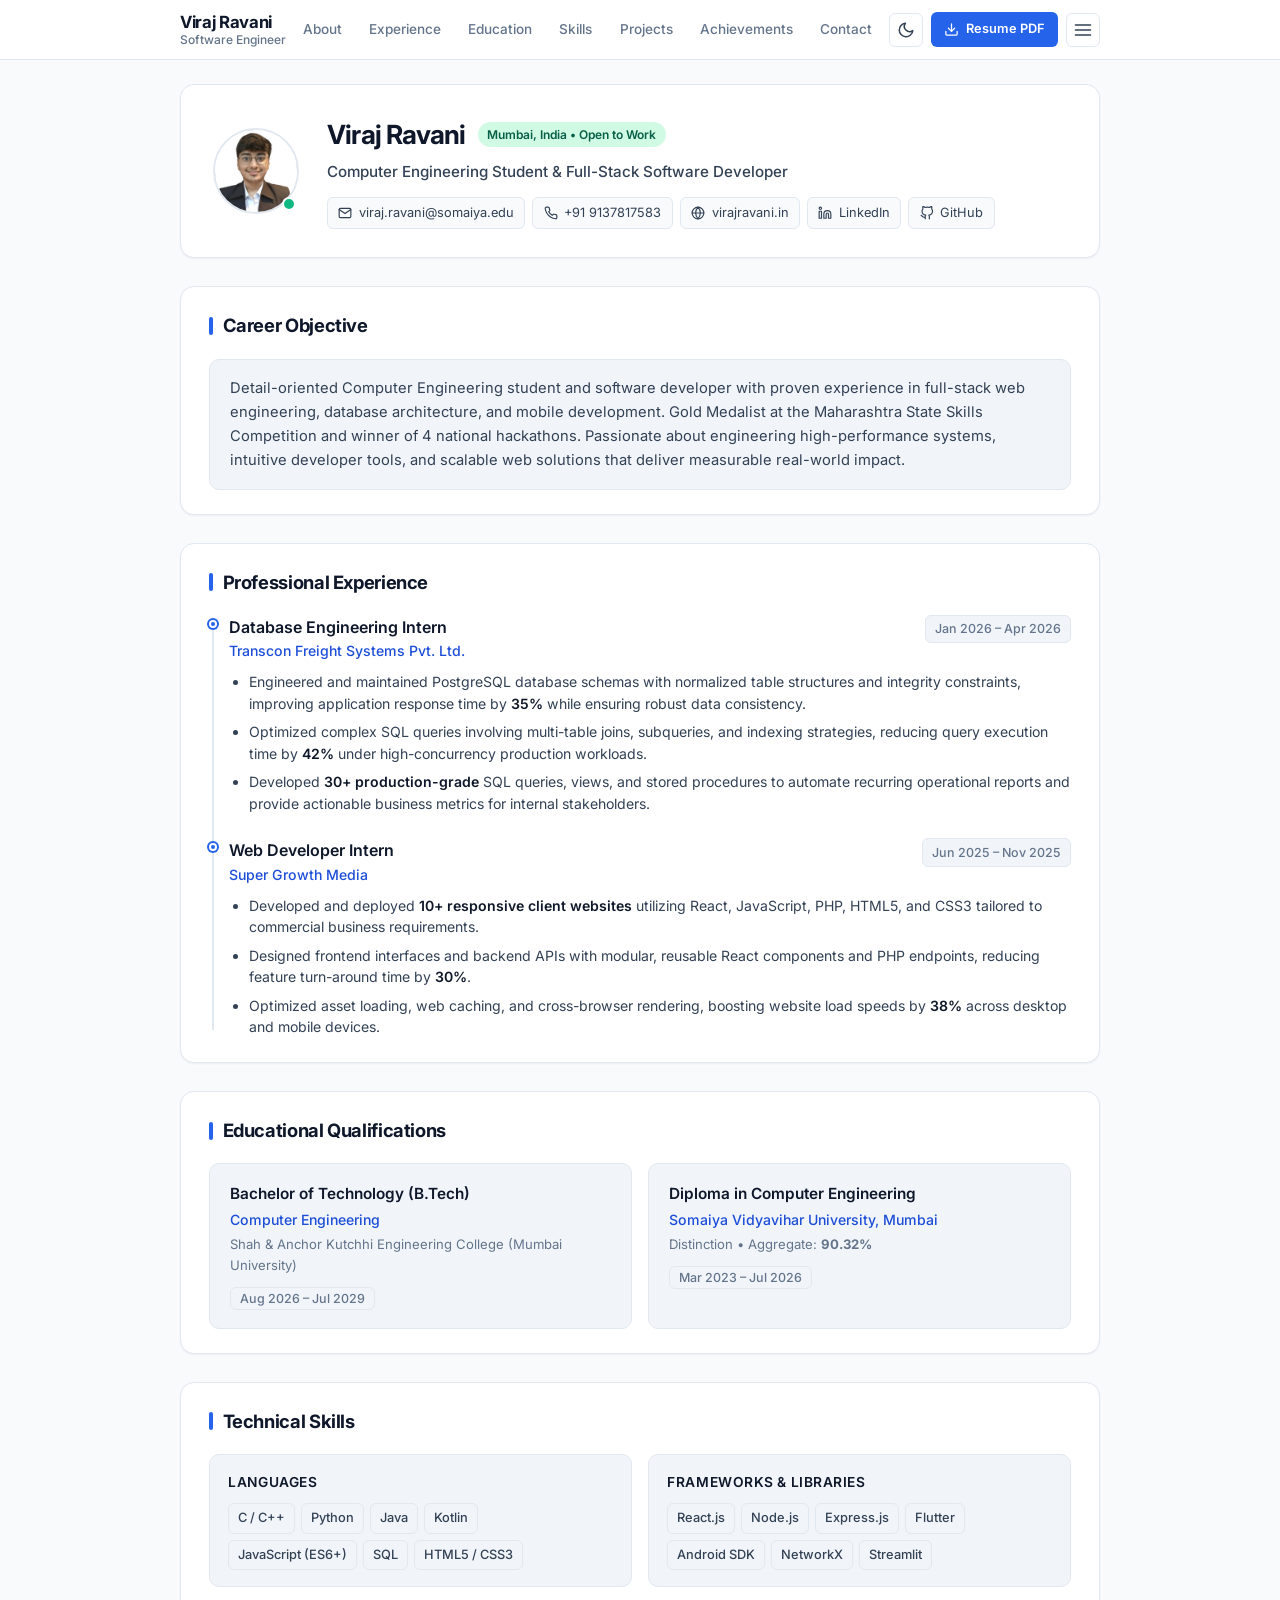
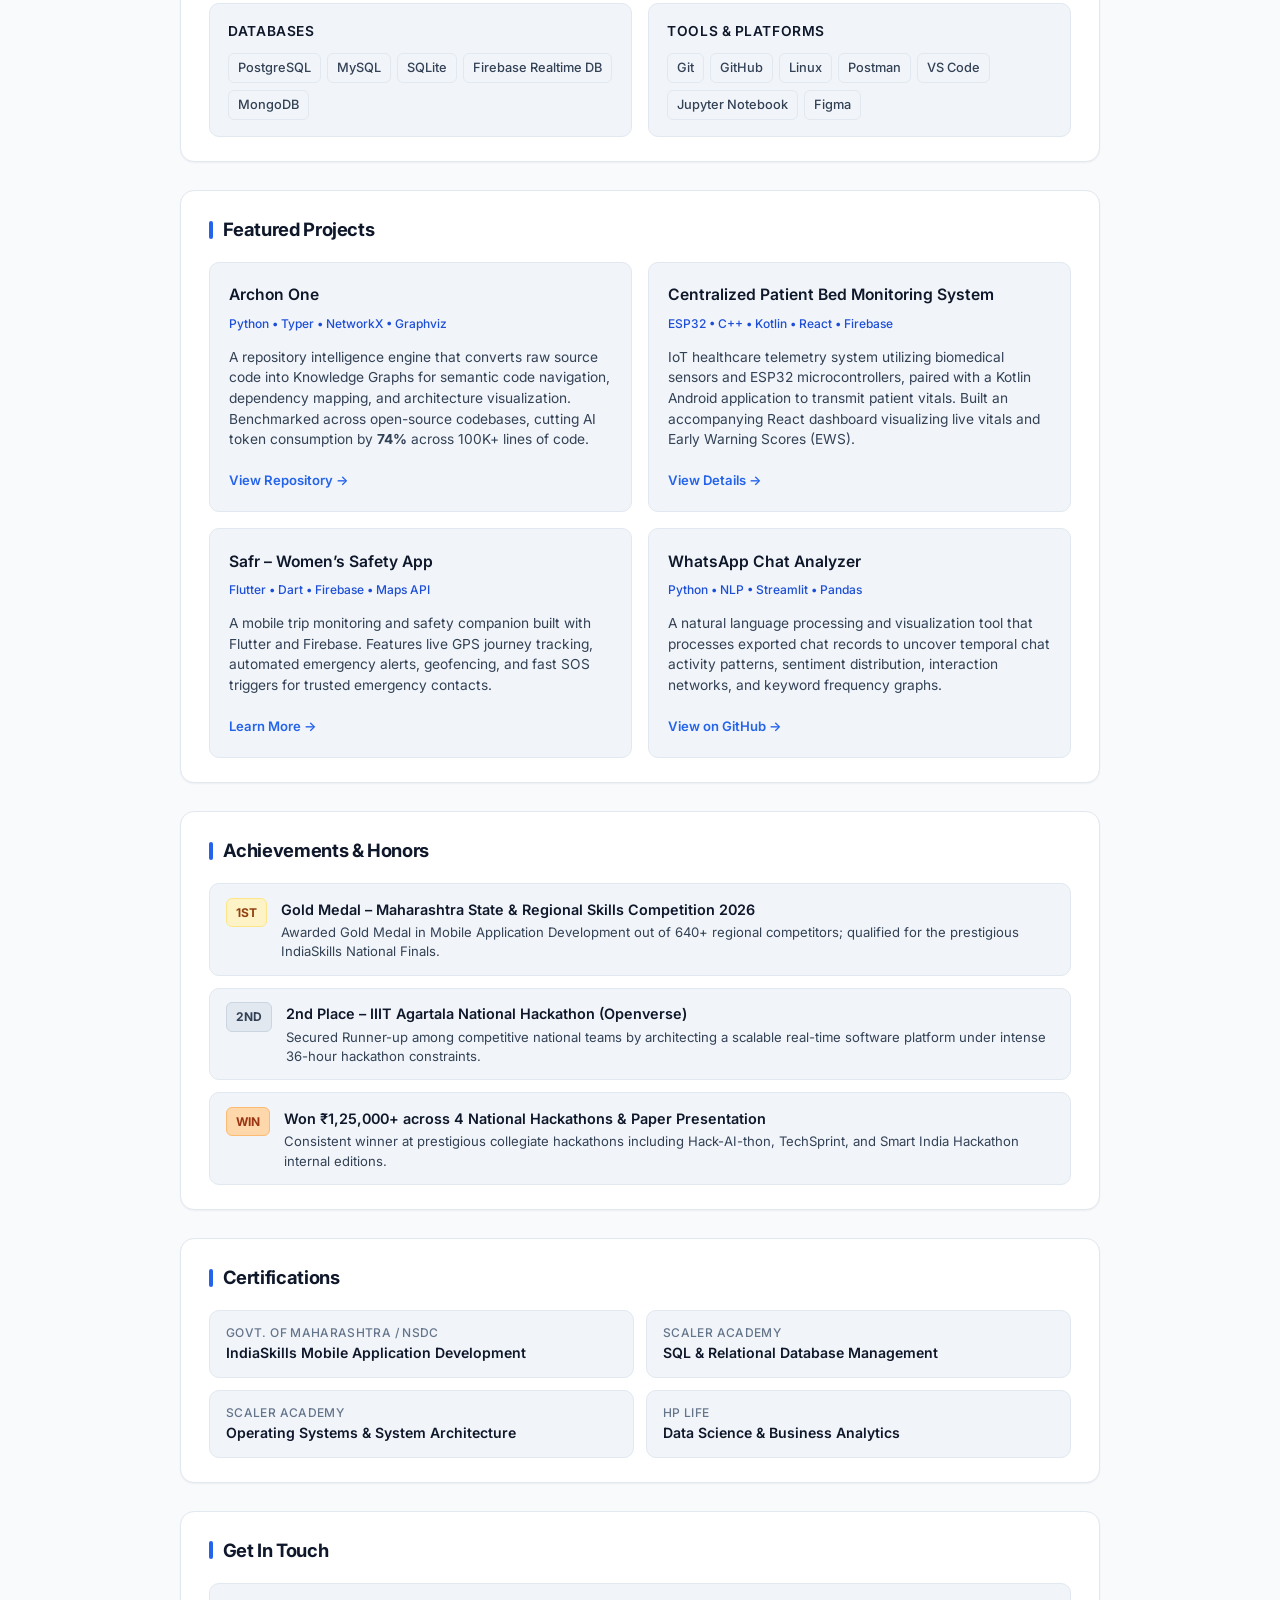
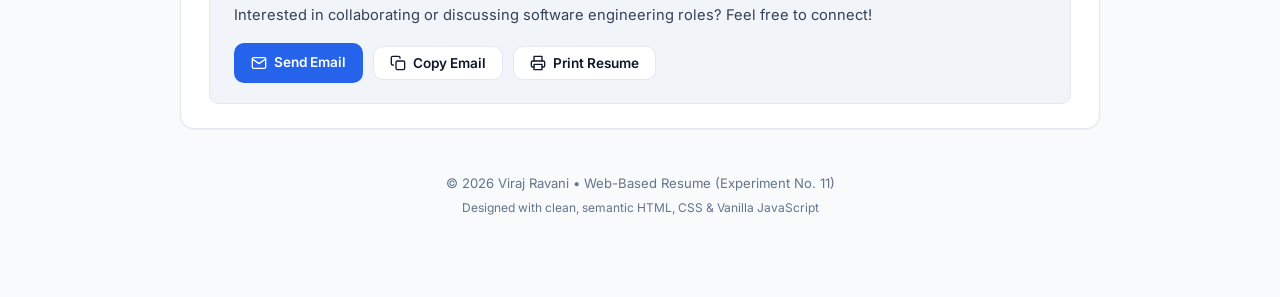
<file: index.html>
<!DOCTYPE html>
<html lang="en" data-theme="light">
<head>
  <meta charset="UTF-8">
  <meta name="viewport" content="width=device-width, initial-scale=1.0">
  <title>Viraj Ravani | Web-Based Resume</title>
  <meta name="description" content="Professional web-based resume of Viraj Ravani - Computer Engineering student, Software Developer, and Gold Medalist.">
  <link rel="icon" type="image/jpeg" href="profile.jpg">
  <link rel="preconnect" href="https://fonts.googleapis.com">
  <link rel="preconnect" href="https://fonts.gstatic.com" crossorigin>
  <link href="https://fonts.googleapis.com/css2?family=Inter:wght@400;500;600;700&display=swap" rel="stylesheet">
  <link rel="stylesheet" href="style.css">
</head>
<body>
  <!-- Top Navigation Bar -->
  <header class="navbar" id="top-nav">
    <div class="nav-container">
      <a href="#profile" class="nav-brand">
        <span class="brand-name">Viraj Ravani</span>
        <span class="brand-role">Software Engineer</span>
      </a>
      
      <nav class="nav-links" id="nav-links">
        <a href="#about" class="nav-link active">About</a>
        <a href="#experience" class="nav-link">Experience</a>
        <a href="#education" class="nav-link">Education</a>
        <a href="#skills" class="nav-link">Skills</a>
        <a href="#projects" class="nav-link">Projects</a>
        <a href="#achievements" class="nav-link">Achievements</a>
        <a href="#contact" class="nav-link">Contact</a>
      </nav>

      <div class="nav-actions">
        <!-- Dark Mode Toggle -->
        <button id="theme-toggle" class="btn-icon" aria-label="Toggle dark mode" title="Toggle theme">
          <svg class="icon-sun" xmlns="http://www.w3.org/2000/svg" width="18" height="18" viewBox="0 0 24 24" fill="none" stroke="currentColor" stroke-width="2" stroke-linecap="round" stroke-linejoin="round">
            <circle cx="12" cy="12" r="5"></circle>
            <line x1="12" y1="1" x2="12" y2="3"></line>
            <line x1="12" y1="21" x2="12" y2="23"></line>
            <line x1="4.22" y1="4.22" x2="5.64" y2="5.64"></line>
            <line x1="18.36" y1="18.36" x2="19.78" y2="19.78"></line>
            <line x1="1" y1="12" x2="3" y2="12"></line>
            <line x1="21" y1="12" x2="23" y2="12"></line>
            <line x1="4.22" y1="19.78" x2="5.64" y2="18.36"></line>
            <line x1="18.36" y1="5.64" x2="19.78" y2="4.22"></line>
          </svg>
          <svg class="icon-moon" xmlns="http://www.w3.org/2000/svg" width="18" height="18" viewBox="0 0 24 24" fill="none" stroke="currentColor" stroke-width="2" stroke-linecap="round" stroke-linejoin="round">
            <path d="M21 12.79A9 9 0 1 1 11.21 3 7 7 0 0 0 21 12.79z"></path>
          </svg>
        </button>

        <!-- Download / Print Resume Button -->
        <a href="resume.pdf" class="btn btn-primary btn-sm" id="download-btn" target="_blank" rel="noopener noreferrer">
          <svg xmlns="http://www.w3.org/2000/svg" width="15" height="15" viewBox="0 0 24 24" fill="none" stroke="currentColor" stroke-width="2" stroke-linecap="round" stroke-linejoin="round">
            <path d="M21 15v4a2 2 0 0 1-2 2H5a2 2 0 0 1-2-2v-4"></path>
            <polyline points="7 10 12 15 17 10"></polyline>
            <line x1="12" y1="15" x2="12" y2="3"></line>
          </svg>
          <span>Resume PDF</span>
        </a>

        <!-- Mobile Menu Toggle -->
        <button id="mobile-menu-btn" class="btn-icon mobile-only" aria-label="Toggle navigation menu">
          <svg class="icon-menu" xmlns="http://www.w3.org/2000/svg" width="20" height="20" viewBox="0 0 24 24" fill="none" stroke="currentColor" stroke-width="2" stroke-linecap="round" stroke-linejoin="round">
            <line x1="3" y1="12" x2="21" y2="12"></line>
            <line x1="3" y1="6" x2="21" y2="6"></line>
            <line x1="3" y1="18" x2="21" y2="18"></line>
          </svg>
        </button>
      </div>
    </div>
  </header>

  <!-- Main Container -->
  <main class="page-container" id="resume-content">
    
    <!-- Profile & Header Section -->
    <header class="profile-card" id="profile">
      <div class="profile-header">
        <div class="profile-avatar-wrap">
          <img src="profile.jpg" alt="Viraj Ravani" class="profile-photo" onerror="this.onerror=null; this.src='https://avatars.githubusercontent.com/u/150597766?v=4';">
          <span class="status-indicator" title="Available for opportunities"></span>
        </div>
        <div class="profile-intro">
          <div class="name-badge-row">
            <h1 class="profile-name">Viraj Ravani</h1>
            <span class="badge-status">Mumbai, India &bull; Open to Work</span>
          </div>
          <p class="profile-title">Computer Engineering Student &amp; Full-Stack Software Developer</p>
          
          <div class="contact-chips">
            <a href="mailto:viraj.ravani@somaiya.edu" class="contact-chip" title="Email Viraj">
              <svg xmlns="http://www.w3.org/2000/svg" width="14" height="14" viewBox="0 0 24 24" fill="none" stroke="currentColor" stroke-width="2" stroke-linecap="round" stroke-linejoin="round"><path d="M4 4h16c1.1 0 2 .9 2 2v12c0 1.1-.9 2-2 2H4c-1.1 0-2-.9-2-2V6c0-1.1.9-2 2-2z"></path><polyline points="22,6 12,13 2,6"></polyline></svg>
              <span>viraj.ravani@somaiya.edu</span>
            </a>
            <a href="tel:+919137817583" class="contact-chip" title="Call Viraj">
              <svg xmlns="http://www.w3.org/2000/svg" width="14" height="14" viewBox="0 0 24 24" fill="none" stroke="currentColor" stroke-width="2" stroke-linecap="round" stroke-linejoin="round"><path d="M22 16.92v3a2 2 0 0 1-2.18 2 19.79 19.79 0 0 1-8.63-3.07 19.5 19.5 0 0 1-6-6 19.79 19.79 0 0 1-3.07-8.67A2 2 0 0 1 4.11 2h3a2 2 0 0 1 2 1.72 12.84 12.84 0 0 0 .7 2.81 2 2 0 0 1-.45 2.11L8.09 9.91a16 16 0 0 0 6 6l1.27-1.27a2 2 0 0 1 2.11-.45 12.84 12.84 0 0 0 2.81.7A2 2 0 0 1 22 16.92z"></path></svg>
              <span>+91 9137817583</span>
            </a>
            <a href="https://www.virajravani.in" target="_blank" rel="noopener noreferrer" class="contact-chip" title="Personal Website">
              <svg xmlns="http://www.w3.org/2000/svg" width="14" height="14" viewBox="0 0 24 24" fill="none" stroke="currentColor" stroke-width="2" stroke-linecap="round" stroke-linejoin="round"><circle cx="12" cy="12" r="10"></circle><line x1="2" y1="12" x2="22" y2="12"></line><path d="M12 2a15.3 15.3 0 0 1 4 10 15.3 15.3 0 0 1-4 10 15.3 15.3 0 0 1-4-10 15.3 15.3 0 0 1 4-10z"></path></svg>
              <span>virajravani.in</span>
            </a>
            <a href="https://www.linkedin.com/in/virajravani" target="_blank" rel="noopener noreferrer" class="contact-chip" title="LinkedIn Profile">
              <svg xmlns="http://www.w3.org/2000/svg" width="14" height="14" viewBox="0 0 24 24" fill="none" stroke="currentColor" stroke-width="2" stroke-linecap="round" stroke-linejoin="round"><path d="M16 8a6 6 0 0 1 6 6v7h-4v-7a2 2 0 0 0-2-2 2 2 0 0 0-2 2v7h-4v-7a6 6 0 0 1 6-6z"></path><rect x="2" y="9" width="4" height="12"></rect><circle cx="4" cy="4" r="2"></circle></svg>
              <span>LinkedIn</span>
            </a>
            <a href="https://github.com/v3ravani" target="_blank" rel="noopener noreferrer" class="contact-chip" title="GitHub Profile">
              <svg xmlns="http://www.w3.org/2000/svg" width="14" height="14" viewBox="0 0 24 24" fill="none" stroke="currentColor" stroke-width="2" stroke-linecap="round" stroke-linejoin="round"><path d="M9 19c-5 1.5-5-2.5-7-3m14 6v-3.87a3.37 3.37 0 0 0-.94-2.61c3.14-.35 6.44-1.54 6.44-7A5.44 5.44 0 0 0 20 4.77 5.07 5.07 0 0 0 19.91 1S18.73.65 16 2.48a13.38 13.38 0 0 0-7 0C6.27.65 5.09 1 5.09 1A5.07 5.07 0 0 0 5 4.77a5.44 5.44 0 0 0-1.5 3.78c0 5.42 3.3 6.61 6.44 7A3.37 3.37 0 0 0 9 18.13V22"></path></svg>
              <span>GitHub</span>
            </a>
          </div>
        </div>
      </div>
    </header>

    <!-- Career Objective / Summary Section -->
    <section class="section" id="about">
      <h2 class="section-heading">Career Objective</h2>
      <div class="content-box">
        <p class="summary-text">
          Detail-oriented Computer Engineering student and software developer with proven experience in full-stack web engineering, database architecture, and mobile development. Gold Medalist at the Maharashtra State Skills Competition and winner of 4 national hackathons. Passionate about engineering high-performance systems, intuitive developer tools, and scalable web solutions that deliver measurable real-world impact.
        </p>
      </div>
    </section>

    <!-- Experience Section -->
    <section class="section" id="experience">
      <h2 class="section-heading">Professional Experience</h2>
      <div class="timeline">
        
        <div class="timeline-item">
          <div class="timeline-marker"></div>
          <div class="timeline-header">
            <div>
              <h3 class="role-title">Database Engineering Intern</h3>
              <div class="company-name">Transcon Freight Systems Pvt. Ltd.</div>
            </div>
            <span class="period-badge">Jan 2026 &ndash; Apr 2026</span>
          </div>
          <ul class="bullet-list">
            <li>Engineered and maintained PostgreSQL database schemas with normalized table structures and integrity constraints, improving application response time by <strong>35%</strong> while ensuring robust data consistency.</li>
            <li>Optimized complex SQL queries involving multi-table joins, subqueries, and indexing strategies, reducing query execution time by <strong>42%</strong> under high-concurrency production workloads.</li>
            <li>Developed <strong>30+ production-grade</strong> SQL queries, views, and stored procedures to automate recurring operational reports and provide actionable business metrics for internal stakeholders.</li>
          </ul>
        </div>

        <div class="timeline-item">
          <div class="timeline-marker"></div>
          <div class="timeline-header">
            <div>
              <h3 class="role-title">Web Developer Intern</h3>
              <div class="company-name">Super Growth Media</div>
            </div>
            <span class="period-badge">Jun 2025 &ndash; Nov 2025</span>
          </div>
          <ul class="bullet-list">
            <li>Developed and deployed <strong>10+ responsive client websites</strong> utilizing React, JavaScript, PHP, HTML5, and CSS3 tailored to commercial business requirements.</li>
            <li>Designed frontend interfaces and backend APIs with modular, reusable React components and PHP endpoints, reducing feature turn-around time by <strong>30%</strong>.</li>
            <li>Optimized asset loading, web caching, and cross-browser rendering, boosting website load speeds by <strong>38%</strong> across desktop and mobile devices.</li>
          </ul>
        </div>

      </div>
    </section>

    <!-- Education Section -->
    <section class="section" id="education">
      <h2 class="section-heading">Educational Qualifications</h2>
      <div class="education-grid">
        
        <div class="edu-card">
          <div class="edu-header">
            <div>
              <h3 class="edu-degree">Bachelor of Technology (B.Tech)</h3>
              <div class="edu-field">Computer Engineering</div>
              <div class="edu-school">Shah &amp; Anchor Kutchhi Engineering College (Mumbai University)</div>
            </div>
            <div class="edu-meta">
              <span class="period-badge">Aug 2026 &ndash; Jul 2029</span>
            </div>
          </div>
        </div>

        <div class="edu-card">
          <div class="edu-header">
            <div>
              <h3 class="edu-degree">Diploma in Computer Engineering</h3>
              <div class="edu-field">Somaiya Vidyavihar University, Mumbai</div>
              <div class="edu-school">Distinction &bull; Aggregate: <strong>90.32%</strong></div>
            </div>
            <div class="edu-meta">
              <span class="period-badge">Mar 2023 &ndash; Jul 2026</span>
            </div>
          </div>
        </div>

      </div>
    </section>

    <!-- Technical Skills Section -->
    <section class="section" id="skills">
      <h2 class="section-heading">Technical Skills</h2>
      <div class="skills-grid">
        
        <div class="skill-category">
          <h3 class="skill-cat-title">Languages</h3>
          <div class="tags-wrap">
            <span class="skill-tag">C / C++</span>
            <span class="skill-tag">Python</span>
            <span class="skill-tag">Java</span>
            <span class="skill-tag">Kotlin</span>
            <span class="skill-tag">JavaScript (ES6+)</span>
            <span class="skill-tag">SQL</span>
            <span class="skill-tag">HTML5 / CSS3</span>
          </div>
        </div>

        <div class="skill-category">
          <h3 class="skill-cat-title">Frameworks &amp; Libraries</h3>
          <div class="tags-wrap">
            <span class="skill-tag">React.js</span>
            <span class="skill-tag">Node.js</span>
            <span class="skill-tag">Express.js</span>
            <span class="skill-tag">Flutter</span>
            <span class="skill-tag">Android SDK</span>
            <span class="skill-tag">NetworkX</span>
            <span class="skill-tag">Streamlit</span>
          </div>
        </div>

        <div class="skill-category">
          <h3 class="skill-cat-title">Databases</h3>
          <div class="tags-wrap">
            <span class="skill-tag">PostgreSQL</span>
            <span class="skill-tag">MySQL</span>
            <span class="skill-tag">SQLite</span>
            <span class="skill-tag">Firebase Realtime DB</span>
            <span class="skill-tag">MongoDB</span>
          </div>
        </div>

        <div class="skill-category">
          <h3 class="skill-cat-title">Tools &amp; Platforms</h3>
          <div class="tags-wrap">
            <span class="skill-tag">Git</span>
            <span class="skill-tag">GitHub</span>
            <span class="skill-tag">Linux</span>
            <span class="skill-tag">Postman</span>
            <span class="skill-tag">VS Code</span>
            <span class="skill-tag">Jupyter Notebook</span>
            <span class="skill-tag">Figma</span>
          </div>
        </div>

      </div>
    </section>

    <!-- Projects Section -->
    <section class="section" id="projects">
      <h2 class="section-heading">Featured Projects</h2>
      <div class="projects-grid">
        
        <div class="project-card">
          <div class="project-top">
            <h3 class="project-title">Archon One</h3>
            <span class="project-tech">Python &bull; Typer &bull; NetworkX &bull; Graphviz</span>
          </div>
          <p class="project-desc">
            A repository intelligence engine that converts raw source code into Knowledge Graphs for semantic code navigation, dependency mapping, and architecture visualization. Benchmarked across open-source codebases, cutting AI token consumption by <strong>74%</strong> across 100K+ lines of code.
          </p>
          <div class="project-links">
            <a href="https://github.com/v3ravani" target="_blank" rel="noopener noreferrer" class="link-inline">
              View Repository &rarr;
            </a>
          </div>
        </div>

        <div class="project-card">
          <div class="project-top">
            <h3 class="project-title">Centralized Patient Bed Monitoring System</h3>
            <span class="project-tech">ESP32 &bull; C++ &bull; Kotlin &bull; React &bull; Firebase</span>
          </div>
          <p class="project-desc">
            IoT healthcare telemetry system utilizing biomedical sensors and ESP32 microcontrollers, paired with a Kotlin Android application to transmit patient vitals. Built an accompanying React dashboard visualizing live vitals and Early Warning Scores (EWS).
          </p>
          <div class="project-links">
            <a href="https://github.com/v3ravani" target="_blank" rel="noopener noreferrer" class="link-inline">
              View Details &rarr;
            </a>
          </div>
        </div>

        <div class="project-card">
          <div class="project-top">
            <h3 class="project-title">Safr &ndash; Women&rsquo;s Safety App</h3>
            <span class="project-tech">Flutter &bull; Dart &bull; Firebase &bull; Maps API</span>
          </div>
          <p class="project-desc">
            A mobile trip monitoring and safety companion built with Flutter and Firebase. Features live GPS journey tracking, automated emergency alerts, geofencing, and fast SOS triggers for trusted emergency contacts.
          </p>
          <div class="project-links">
            <a href="https://virajravani.in" target="_blank" rel="noopener noreferrer" class="link-inline">
              Learn More &rarr;
            </a>
          </div>
        </div>

        <div class="project-card">
          <div class="project-top">
            <h3 class="project-title">WhatsApp Chat Analyzer</h3>
            <span class="project-tech">Python &bull; NLP &bull; Streamlit &bull; Pandas</span>
          </div>
          <p class="project-desc">
            A natural language processing and visualization tool that processes exported chat records to uncover temporal chat activity patterns, sentiment distribution, interaction networks, and keyword frequency graphs.
          </p>
          <div class="project-links">
            <a href="https://github.com/v3ravani/Whatsapp-Chat-Analyzer" target="_blank" rel="noopener noreferrer" class="link-inline">
              View on GitHub &rarr;
            </a>
          </div>
        </div>

      </div>
    </section>

    <!-- Achievements & Awards Section -->
    <section class="section" id="achievements">
      <h2 class="section-heading">Achievements &amp; Honors</h2>
      <div class="achievements-list">
        
        <div class="achievement-item">
          <span class="achievement-badge gold">1st</span>
          <div class="achievement-content">
            <div class="achievement-title">Gold Medal &ndash; Maharashtra State &amp; Regional Skills Competition 2026</div>
            <p class="achievement-desc">Awarded Gold Medal in Mobile Application Development out of 640+ regional competitors; qualified for the prestigious IndiaSkills National Finals.</p>
          </div>
        </div>

        <div class="achievement-item">
          <span class="achievement-badge silver">2nd</span>
          <div class="achievement-content">
            <div class="achievement-title">2nd Place &ndash; IIIT Agartala National Hackathon (Openverse)</div>
            <p class="achievement-desc">Secured Runner-up among competitive national teams by architecting a scalable real-time software platform under intense 36-hour hackathon constraints.</p>
          </div>
        </div>

        <div class="achievement-item">
          <span class="achievement-badge bronze">Win</span>
          <div class="achievement-content">
            <div class="achievement-title">Won &#8377;1,25,000+ across 4 National Hackathons &amp; Paper Presentation</div>
            <p class="achievement-desc">Consistent winner at prestigious collegiate hackathons including Hack-AI-thon, TechSprint, and Smart India Hackathon internal editions.</p>
          </div>
        </div>

      </div>
    </section>

    <!-- Certifications Section -->
    <section class="section" id="certifications">
      <h2 class="section-heading">Certifications</h2>
      <div class="certs-grid">
        <div class="cert-pill">
          <span class="cert-issuer">Govt. of Maharashtra / NSDC</span>
          <span class="cert-name">IndiaSkills Mobile Application Development</span>
        </div>
        <div class="cert-pill">
          <span class="cert-issuer">Scaler Academy</span>
          <span class="cert-name">SQL &amp; Relational Database Management</span>
        </div>
        <div class="cert-pill">
          <span class="cert-issuer">Scaler Academy</span>
          <span class="cert-name">Operating Systems &amp; System Architecture</span>
        </div>
        <div class="cert-pill">
          <span class="cert-issuer">HP LIFE</span>
          <span class="cert-name">Data Science &amp; Business Analytics</span>
        </div>
      </div>
    </section>

    <!-- Contact & Footer Section -->
    <section class="section" id="contact">
      <h2 class="section-heading">Get In Touch</h2>
      <div class="contact-box">
        <div class="contact-text">
          <p>Interested in collaborating or discussing software engineering roles? Feel free to connect!</p>
        </div>
        <div class="contact-actions">
          <a href="mailto:viraj.ravani@somaiya.edu" class="btn btn-primary">
            <svg xmlns="http://www.w3.org/2000/svg" width="16" height="16" viewBox="0 0 24 24" fill="none" stroke="currentColor" stroke-width="2" stroke-linecap="round" stroke-linejoin="round"><path d="M4 4h16c1.1 0 2 .9 2 2v12c0 1.1-.9 2-2 2H4c-1.1 0-2-.9-2-2V6c0-1.1.9-2 2-2z"></path><polyline points="22,6 12,13 2,6"></polyline></svg>
            <span>Send Email</span>
          </a>
          <button id="copy-email-btn" class="btn btn-secondary" title="Copy email address to clipboard">
            <svg xmlns="http://www.w3.org/2000/svg" width="16" height="16" viewBox="0 0 24 24" fill="none" stroke="currentColor" stroke-width="2" stroke-linecap="round" stroke-linejoin="round"><rect x="9" y="9" width="13" height="13" rx="2" ry="2"></rect><path d="M5 15H4a2 2 0 0 1-2-2V4a2 2 0 0 1 2-2h9a2 2 0 0 1 2 2v1"></path></svg>
            <span id="copy-btn-text">Copy Email</span>
          </button>
          <button id="print-resume-btn" class="btn btn-secondary" title="Print this resume page">
            <svg xmlns="http://www.w3.org/2000/svg" width="16" height="16" viewBox="0 0 24 24" fill="none" stroke="currentColor" stroke-width="2" stroke-linecap="round" stroke-linejoin="round"><polyline points="6 9 6 2 18 2 18 9"></polyline><path d="M6 18H4a2 2 0 0 1-2-2v-5a2 2 0 0 1 2-2h16a2 2 0 0 1 2 2v5a2 2 0 0 1-2 2h-2"></path><rect x="6" y="14" width="12" height="8"></rect></svg>
            <span>Print Resume</span>
          </button>
        </div>
      </div>
    </section>

    <!-- Footer -->
    <footer class="footer">
      <p>&copy; 2026 Viraj Ravani &bull; Web-Based Resume (Experiment No. 11)</p>
      <p class="footer-sub">Designed with clean, semantic HTML, CSS &amp; Vanilla JavaScript</p>
    </footer>

  </main>

  <script src="script.js"></script>
</body>
</html>
</file>
<file: style.css>
/* ==========================================================
   CSS Stylesheet for Viraj Ravani - Web-Based Resume
   Experiment No. 11: Web-Based Resume using HTML, CSS, JS
   Design Philosophy: Clean, Professional, High Readability
   ========================================================== */

/* 1. CSS VARIABLES (THEMING) */
:root {
  --font-family: 'Inter', -apple-system, BlinkMacSystemFont, 'Segoe UI', Roboto, Helvetica, Arial, sans-serif;
  
  /* Light Theme (Default) */
  --bg-body: #f8fafc;
  --bg-card: #ffffff;
  --bg-card-subtle: #f1f5f9;
  --bg-navbar: rgba(255, 255, 255, 0.92);
  --border-color: #e2e8f0;
  --border-strong: #cbd5e1;
  --text-primary: #0f172a;
  --text-secondary: #334155;
  --text-muted: #64748b;
  --accent: #2563eb;
  --accent-hover: #1d4ed8;
  --accent-subtle: #eff6ff;
  --accent-text: #1d4ed8;
  --chip-bg: #f8fafc;
  --chip-border: #e2e8f0;
  --tag-bg: #f1f5f9;
  --tag-text: #334155;
  --shadow-sm: 0 1px 2px rgba(15, 23, 42, 0.05);
  --shadow-md: 0 4px 6px -1px rgba(15, 23, 42, 0.07), 0 2px 4px -2px rgba(15, 23, 42, 0.05);
  --radius-sm: 6px;
  --radius-md: 10px;
  --radius-lg: 14px;
  --radius-full: 9999px;
  --transition: all 0.2s ease-in-out;
}

[data-theme="dark"] {
  --bg-body: #0b0f19;
  --bg-card: #131b2e;
  --bg-card-subtle: #1a243b;
  --bg-navbar: rgba(11, 15, 25, 0.92);
  --border-color: #1e2c45;
  --border-strong: #2a3d60;
  --text-primary: #f8fafc;
  --text-secondary: #cbd5e1;
  --text-muted: #94a3b8;
  --accent: #3b82f6;
  --accent-hover: #60a5fa;
  --accent-subtle: rgba(59, 130, 246, 0.12);
  --accent-text: #93c5fd;
  --chip-bg: #162035;
  --chip-border: #233452;
  --tag-bg: #1e293b;
  --tag-text: #e2e8f0;
  --shadow-sm: 0 1px 2px rgba(0, 0, 0, 0.3);
  --shadow-md: 0 4px 10px rgba(0, 0, 0, 0.4);
}

/* 2. BASE & RESET */
* {
  box-sizing: border-box;
  margin: 0;
  padding: 0;
}

html {
  scroll-behavior: smooth;
  scroll-padding-top: 74px;
}

body {
  font-family: var(--font-family);
  background-color: var(--bg-body);
  color: var(--text-secondary);
  line-height: 1.6;
  font-size: 15px;
  -webkit-font-smoothing: antialiased;
  -moz-osx-font-smoothing: grayscale;
  transition: background-color 0.25s ease, color 0.25s ease;
}

a {
  color: var(--accent);
  text-decoration: none;
  transition: var(--transition);
}

a:hover {
  color: var(--accent-hover);
}

/* 3. NAVIGATION BAR */
.navbar {
  position: sticky;
  top: 0;
  z-index: 1000;
  background: var(--bg-navbar);
  backdrop-filter: blur(12px);
  -webkit-backdrop-filter: blur(12px);
  border-bottom: 1px solid var(--border-color);
  transition: var(--transition);
}

.nav-container {
  max-width: 960px;
  margin: 0 auto;
  padding: 0.75rem 1.25rem;
  display: flex;
  align-items: center;
  justify-content: space-between;
}

.nav-brand {
  display: flex;
  flex-direction: column;
  line-height: 1.2;
}

.brand-name {
  font-size: 1.05rem;
  font-weight: 700;
  color: var(--text-primary);
  letter-spacing: -0.02em;
}

.brand-role {
  font-size: 0.75rem;
  color: var(--text-muted);
  font-weight: 500;
}

.nav-links {
  display: flex;
  gap: 0.4rem;
}

.nav-link {
  font-size: 0.85rem;
  font-weight: 500;
  color: var(--text-muted);
  padding: 0.4rem 0.65rem;
  border-radius: var(--radius-sm);
  transition: var(--transition);
}

.nav-link:hover {
  color: var(--text-primary);
  background-color: var(--bg-card-subtle);
}

.nav-link.active {
  color: var(--accent);
  font-weight: 600;
  background-color: var(--accent-subtle);
}

.nav-actions {
  display: flex;
  align-items: center;
  gap: 0.5rem;
}

.mobile-only {
  display: none;
}

/* 4. BUTTONS & CONTROLS */
.btn {
  display: inline-flex;
  align-items: center;
  gap: 0.45rem;
  font-family: inherit;
  font-size: 0.85rem;
  font-weight: 600;
  padding: 0.5rem 1rem;
  border-radius: var(--radius-md);
  border: 1px solid transparent;
  cursor: pointer;
  transition: var(--transition);
  text-decoration: none;
  white-space: nowrap;
}

.btn-sm {
  padding: 0.4rem 0.75rem;
  font-size: 0.8rem;
  border-radius: var(--radius-sm);
}

.btn-primary {
  background-color: var(--accent);
  color: #ffffff;
}

.btn-primary:hover {
  background-color: var(--accent-hover);
  color: #ffffff;
}

.btn-secondary {
  background-color: var(--bg-card);
  color: var(--text-primary);
  border-color: var(--border-color);
}

.btn-secondary:hover {
  background-color: var(--bg-card-subtle);
  border-color: var(--border-strong);
}

.btn-icon {
  background: var(--bg-card);
  border: 1px solid var(--border-color);
  color: var(--text-secondary);
  width: 34px;
  height: 34px;
  border-radius: var(--radius-sm);
  display: inline-flex;
  align-items: center;
  justify-content: center;
  cursor: pointer;
  transition: var(--transition);
}

.btn-icon:hover {
  background-color: var(--bg-card-subtle);
  color: var(--text-primary);
}

/* Dark mode icon visibility */
[data-theme="light"] .icon-sun {
  display: none;
}
[data-theme="light"] .icon-moon {
  display: block;
}
[data-theme="dark"] .icon-sun {
  display: block;
}
[data-theme="dark"] .icon-moon {
  display: none;
}

/* 5. PAGE CONTAINER */
.page-container {
  max-width: 960px;
  margin: 1.5rem auto 3rem auto;
  padding: 0 1.25rem;
  display: flex;
  flex-direction: column;
  gap: 1.75rem;
}

/* 6. PROFILE CARD */
.profile-card {
  background: var(--bg-card);
  border: 1px solid var(--border-color);
  border-radius: var(--radius-lg);
  padding: 1.75rem 2rem;
  box-shadow: var(--shadow-sm);
}

.profile-header {
  display: flex;
  align-items: center;
  gap: 1.75rem;
}

.profile-avatar-wrap {
  position: relative;
  width: 86px;
  height: 86px;
  flex-shrink: 0;
}

.profile-photo {
  width: 100%;
  height: 100%;
  border-radius: 50%;
  object-fit: cover;
  border: 2px solid var(--border-color);
  background-color: var(--bg-card-subtle);
}

.status-indicator {
  position: absolute;
  bottom: 3px;
  right: 3px;
  width: 14px;
  height: 14px;
  background-color: #10b981;
  border: 2px solid var(--bg-card);
  border-radius: 50%;
}

.profile-intro {
  flex: 1;
}

.name-badge-row {
  display: flex;
  align-items: center;
  gap: 0.75rem;
  flex-wrap: wrap;
  margin-bottom: 0.25rem;
}

.profile-name {
  font-size: 1.65rem;
  font-weight: 700;
  color: var(--text-primary);
  letter-spacing: -0.03em;
}

.badge-status {
  font-size: 0.75rem;
  font-weight: 600;
  color: #065f46;
  background-color: #d1fae5;
  padding: 0.2rem 0.6rem;
  border-radius: var(--radius-full);
}

[data-theme="dark"] .badge-status {
  color: #6ee7b7;
  background-color: rgba(16, 185, 129, 0.18);
}

.profile-title {
  font-size: 0.95rem;
  color: var(--text-secondary);
  font-weight: 500;
  margin-bottom: 0.85rem;
}

.contact-chips {
  display: flex;
  flex-wrap: wrap;
  gap: 0.45rem;
}

.contact-chip {
  display: inline-flex;
  align-items: center;
  gap: 0.4rem;
  background: var(--chip-bg);
  border: 1px solid var(--chip-border);
  color: var(--text-secondary);
  font-size: 0.8rem;
  padding: 0.3rem 0.65rem;
  border-radius: var(--radius-sm);
  transition: var(--transition);
}

.contact-chip:hover {
  color: var(--accent);
  border-color: var(--accent);
  background: var(--accent-subtle);
}

/* 7. SECTION HEADINGS & BOXES */
.section {
  background: var(--bg-card);
  border: 1px solid var(--border-color);
  border-radius: var(--radius-lg);
  padding: 1.5rem 1.75rem;
  box-shadow: var(--shadow-sm);
}

.section-heading {
  font-size: 1.15rem;
  font-weight: 700;
  color: var(--text-primary);
  letter-spacing: -0.02em;
  margin-bottom: 1.1rem;
  display: flex;
  align-items: center;
  gap: 0.6rem;
}

.section-heading::before {
  content: '';
  display: inline-block;
  width: 4px;
  height: 18px;
  background: var(--accent);
  border-radius: 2px;
}

.content-box {
  background: var(--bg-card-subtle);
  border: 1px solid var(--border-color);
  border-radius: var(--radius-md);
  padding: 1rem 1.25rem;
}

.summary-text {
  font-size: 0.92rem;
  line-height: 1.65;
  color: var(--text-secondary);
}

/* 8. TIMELINE (EXPERIENCE) */
.timeline {
  display: flex;
  flex-direction: column;
  gap: 1.5rem;
  position: relative;
  padding-left: 1.25rem;
}

.timeline::before {
  content: '';
  position: absolute;
  top: 8px;
  bottom: 8px;
  left: 3px;
  width: 2px;
  background: var(--border-color);
}

.timeline-item {
  position: relative;
}

.timeline-marker {
  position: absolute;
  left: -1.25rem;
  top: 5px;
  width: 8px;
  height: 8px;
  border-radius: 50%;
  background: var(--accent);
  border: 2px solid var(--bg-card);
  box-shadow: 0 0 0 2px var(--accent);
}

.timeline-header {
  display: flex;
  justify-content: space-between;
  align-items: flex-start;
  margin-bottom: 0.5rem;
  flex-wrap: wrap;
  gap: 0.5rem;
}

.role-title {
  font-size: 1rem;
  font-weight: 600;
  color: var(--text-primary);
}

.company-name {
  font-size: 0.88rem;
  color: var(--accent-text);
  font-weight: 500;
}

.period-badge {
  font-size: 0.78rem;
  color: var(--text-muted);
  background: var(--bg-card-subtle);
  border: 1px solid var(--border-color);
  padding: 0.2rem 0.55rem;
  border-radius: var(--radius-sm);
  font-weight: 500;
}

.bullet-list {
  padding-left: 1.25rem;
  display: flex;
  flex-direction: column;
  gap: 0.4rem;
  font-size: 0.88rem;
  color: var(--text-secondary);
}

.bullet-list li {
  line-height: 1.55;
}

.bullet-list strong {
  color: var(--text-primary);
  font-weight: 600;
}

/* 9. EDUCATION GRID */
.education-grid {
  display: grid;
  grid-template-columns: 1fr 1fr;
  gap: 1rem;
}

.edu-card {
  background: var(--bg-card-subtle);
  border: 1px solid var(--border-color);
  border-radius: var(--radius-md);
  padding: 1.1rem 1.25rem;
}

.edu-degree {
  font-size: 0.96rem;
  font-weight: 600;
  color: var(--text-primary);
  margin-bottom: 0.15rem;
}

.edu-field {
  font-size: 0.88rem;
  color: var(--accent-text);
  font-weight: 500;
  margin-bottom: 0.2rem;
}

.edu-school {
  font-size: 0.82rem;
  color: var(--text-muted);
}

.edu-meta {
  margin-top: 0.6rem;
}

/* 10. TECHNICAL SKILLS */
.skills-grid {
  display: grid;
  grid-template-columns: repeat(2, 1fr);
  gap: 1rem;
}

.skill-category {
  background: var(--bg-card-subtle);
  border: 1px solid var(--border-color);
  border-radius: var(--radius-md);
  padding: 1rem 1.15rem;
}

.skill-cat-title {
  font-size: 0.86rem;
  font-weight: 600;
  color: var(--text-primary);
  text-transform: uppercase;
  letter-spacing: 0.04em;
  margin-bottom: 0.65rem;
}

.tags-wrap {
  display: flex;
  flex-wrap: wrap;
  gap: 0.4rem;
}

.skill-tag {
  background: var(--tag-bg);
  color: var(--tag-text);
  border: 1px solid var(--border-color);
  font-size: 0.8rem;
  font-weight: 500;
  padding: 0.25rem 0.55rem;
  border-radius: var(--radius-sm);
  transition: var(--transition);
}

.skill-tag:hover {
  border-color: var(--accent);
  color: var(--accent);
}

/* 11. PROJECTS GRID */
.projects-grid {
  display: grid;
  grid-template-columns: repeat(2, 1fr);
  gap: 1rem;
}

.project-card {
  background: var(--bg-card-subtle);
  border: 1px solid var(--border-color);
  border-radius: var(--radius-md);
  padding: 1.2rem;
  display: flex;
  flex-direction: column;
  justify-content: space-between;
  gap: 0.75rem;
  transition: var(--transition);
}

.project-card:hover {
  border-color: var(--border-strong);
  transform: translateY(-2px);
  box-shadow: var(--shadow-sm);
}

.project-title {
  font-size: 0.98rem;
  font-weight: 600;
  color: var(--text-primary);
  margin-bottom: 0.2rem;
}

.project-tech {
  font-size: 0.75rem;
  color: var(--accent-text);
  font-weight: 500;
}

.project-desc {
  font-size: 0.86rem;
  color: var(--text-secondary);
  line-height: 1.5;
}

.project-links {
  margin-top: auto;
  padding-top: 0.4rem;
}

.link-inline {
  font-size: 0.82rem;
  font-weight: 600;
  color: var(--accent);
  display: inline-flex;
  align-items: center;
  gap: 0.25rem;
}

.link-inline:hover {
  text-decoration: underline;
}

/* 12. ACHIEVEMENTS LIST */
.achievements-list {
  display: flex;
  flex-direction: column;
  gap: 0.75rem;
}

.achievement-item {
  display: flex;
  align-items: flex-start;
  gap: 0.9rem;
  background: var(--bg-card-subtle);
  border: 1px solid var(--border-color);
  border-radius: var(--radius-md);
  padding: 0.85rem 1rem;
}

.achievement-badge {
  font-size: 0.75rem;
  font-weight: 700;
  padding: 0.25rem 0.55rem;
  border-radius: var(--radius-sm);
  flex-shrink: 0;
  text-transform: uppercase;
}

.achievement-badge.gold {
  background-color: #fef3c7;
  color: #92400e;
  border: 1px solid #fde68a;
}

.achievement-badge.silver {
  background-color: #e2e8f0;
  color: #334155;
  border: 1px solid #cbd5e1;
}

.achievement-badge.bronze {
  background-color: #fed7aa;
  color: #9a3412;
  border: 1px solid #fdba74;
}

[data-theme="dark"] .achievement-badge.gold {
  background-color: rgba(245, 158, 11, 0.15);
  color: #fbbf24;
  border-color: rgba(245, 158, 11, 0.3);
}

[data-theme="dark"] .achievement-badge.silver {
  background-color: rgba(148, 163, 184, 0.15);
  color: #cbd5e1;
  border-color: rgba(148, 163, 184, 0.3);
}

[data-theme="dark"] .achievement-badge.bronze {
  background-color: rgba(249, 115, 22, 0.15);
  color: #fdba74;
  border-color: rgba(249, 115, 22, 0.3);
}

.achievement-title {
  font-size: 0.9rem;
  font-weight: 600;
  color: var(--text-primary);
  margin-bottom: 0.15rem;
}

.achievement-desc {
  font-size: 0.82rem;
  color: var(--text-secondary);
  line-height: 1.45;
}

/* 13. CERTIFICATIONS */
.certs-grid {
  display: grid;
  grid-template-columns: repeat(2, 1fr);
  gap: 0.75rem;
}

.cert-pill {
  background: var(--bg-card-subtle);
  border: 1px solid var(--border-color);
  border-radius: var(--radius-md);
  padding: 0.75rem 1rem;
  display: flex;
  flex-direction: column;
}

.cert-issuer {
  font-size: 0.75rem;
  color: var(--text-muted);
  font-weight: 500;
  text-transform: uppercase;
  letter-spacing: 0.03em;
}

.cert-name {
  font-size: 0.88rem;
  font-weight: 600;
  color: var(--text-primary);
}

/* 14. CONTACT BOX */
.contact-box {
  background: var(--bg-card-subtle);
  border: 1px solid var(--border-color);
  border-radius: var(--radius-md);
  padding: 1.25rem 1.5rem;
  display: flex;
  align-items: center;
  justify-content: space-between;
  flex-wrap: wrap;
  gap: 1rem;
}

.contact-text p {
  font-size: 0.92rem;
  color: var(--text-secondary);
}

.contact-actions {
  display: flex;
  align-items: center;
  gap: 0.6rem;
  flex-wrap: wrap;
}

/* 15. FOOTER */
.footer {
  text-align: center;
  padding: 1rem 0 2rem 0;
  color: var(--text-muted);
  font-size: 0.82rem;
}

.footer-sub {
  font-size: 0.75rem;
  margin-top: 0.25rem;
}

/* 16. RESPONSIVE DESIGN */
@media (max-width: 820px) {
  .education-grid,
  .skills-grid,
  .projects-grid,
  .certs-grid {
    grid-template-columns: 1fr;
  }
}

@media (max-width: 680px) {
  .mobile-only {
    display: inline-flex;
  }

  .nav-links {
    display: none;
    position: absolute;
    top: 100%;
    left: 0;
    right: 0;
    background: var(--bg-card);
    border-bottom: 1px solid var(--border-color);
    padding: 0.75rem 1.25rem;
    flex-direction: column;
    gap: 0.35rem;
    box-shadow: var(--shadow-md);
  }

  .nav-links.show {
    display: flex;
  }

  .profile-header {
    flex-direction: column;
    text-align: center;
  }

  .profile-avatar-wrap {
    margin: 0 auto;
  }

  .name-badge-row {
    justify-content: center;
  }

  .contact-chips {
    justify-content: center;
  }

  .contact-box {
    flex-direction: column;
    align-items: stretch;
    text-align: center;
  }

  .contact-actions {
    justify-content: center;
  }
}

/* 17. PRINT OPTIMIZATIONS */
@media print {
  /* Reset body and remove nav & controls */
  body {
    background: #ffffff !important;
    color: #111827 !important;
    font-size: 11pt !important;
  }

  .navbar,
  .nav-actions,
  .contact-actions,
  #theme-toggle,
  #mobile-menu-btn,
  #download-btn {
    display: none !important;
  }

  .page-container {
    max-width: 100% !important;
    margin: 0 !important;
    padding: 0 !important;
    gap: 1rem !important;
  }

  .section,
  .profile-card,
  .content-box,
  .edu-card,
  .skill-category,
  .project-card,
  .achievement-item,
  .cert-pill,
  .contact-box {
    border: 1px solid #d1d5db !important;
    background: #ffffff !important;
    box-shadow: none !important;
    padding: 0.75rem !important;
    break-inside: avoid;
  }

  .profile-header {
    flex-direction: row !important;
    text-align: left !important;
  }

  .status-indicator {
    display: none !important;
  }

  a {
    color: #111827 !important;
    text-decoration: none !important;
  }

  .skill-tag,
  .period-badge,
  .contact-chip {
    border: 1px solid #d1d5db !important;
    background: #f9fafb !important;
    color: #111827 !important;
  }
}
</file>
